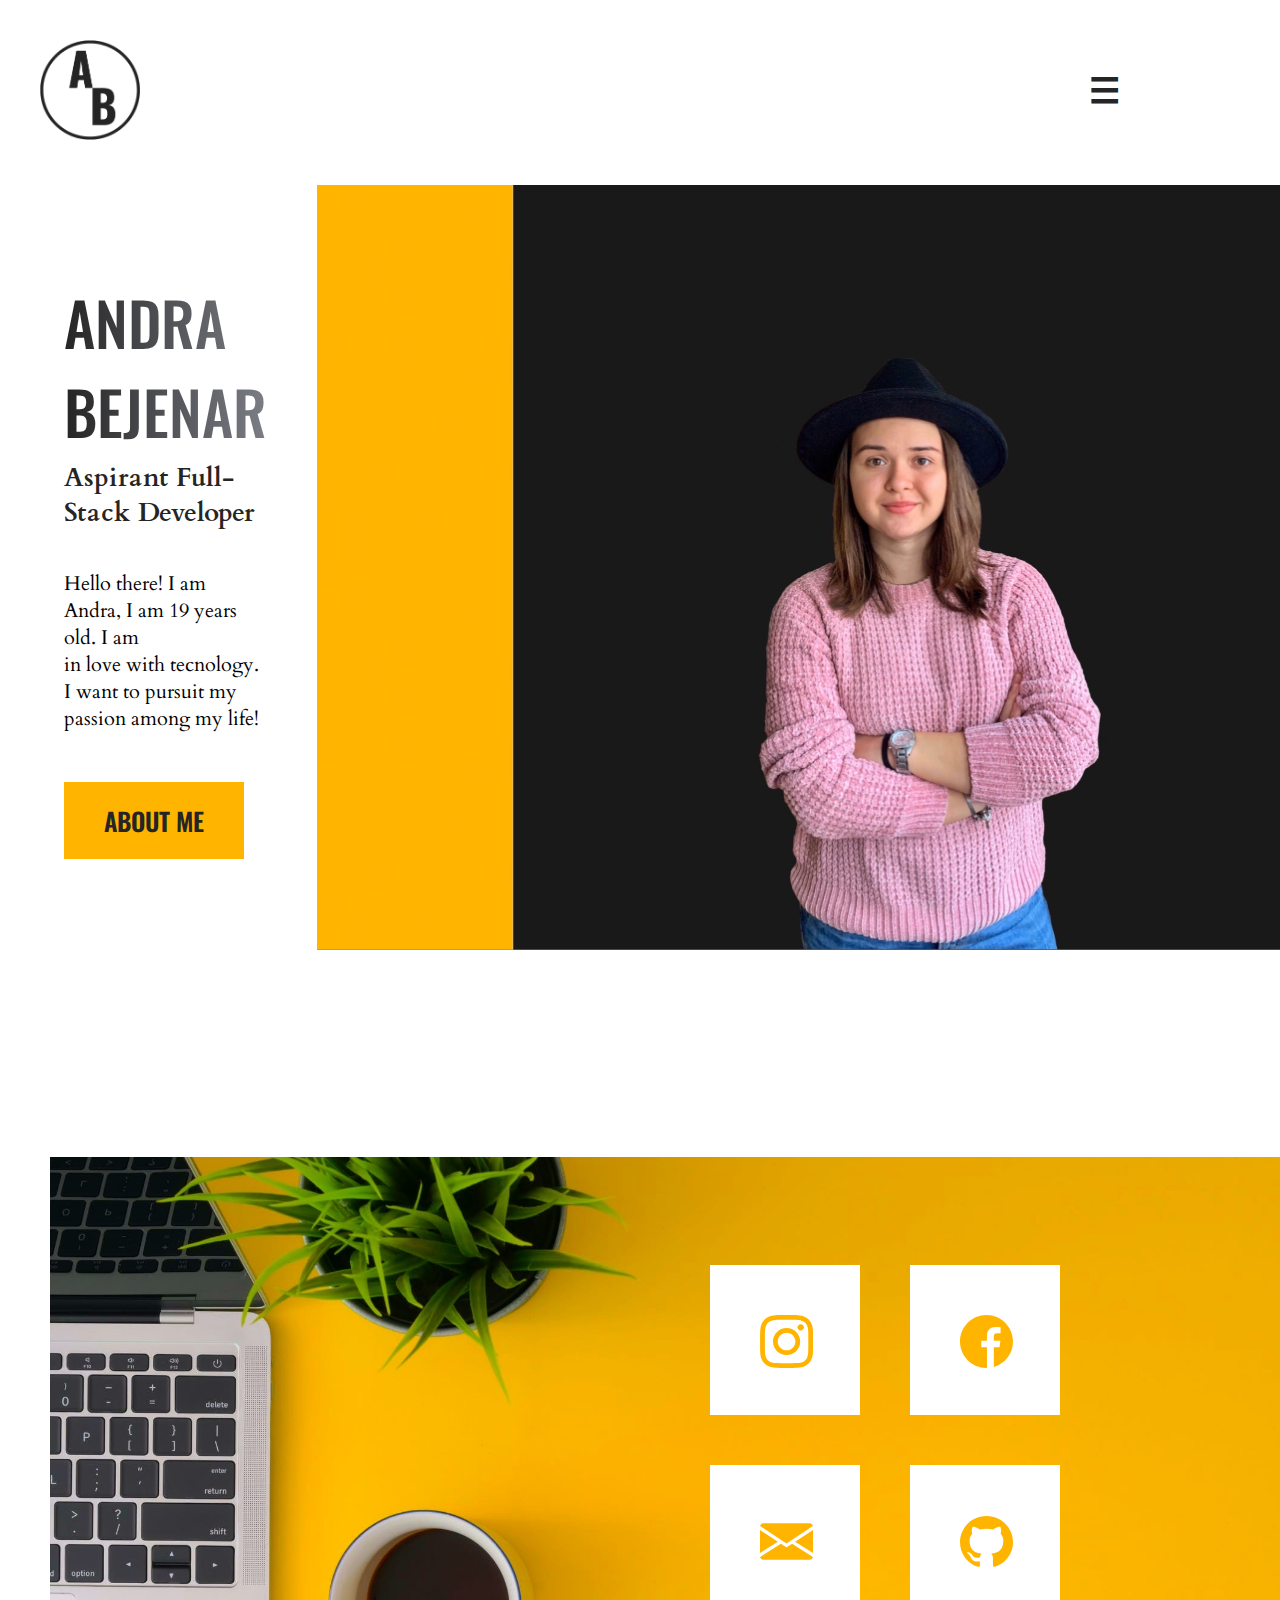
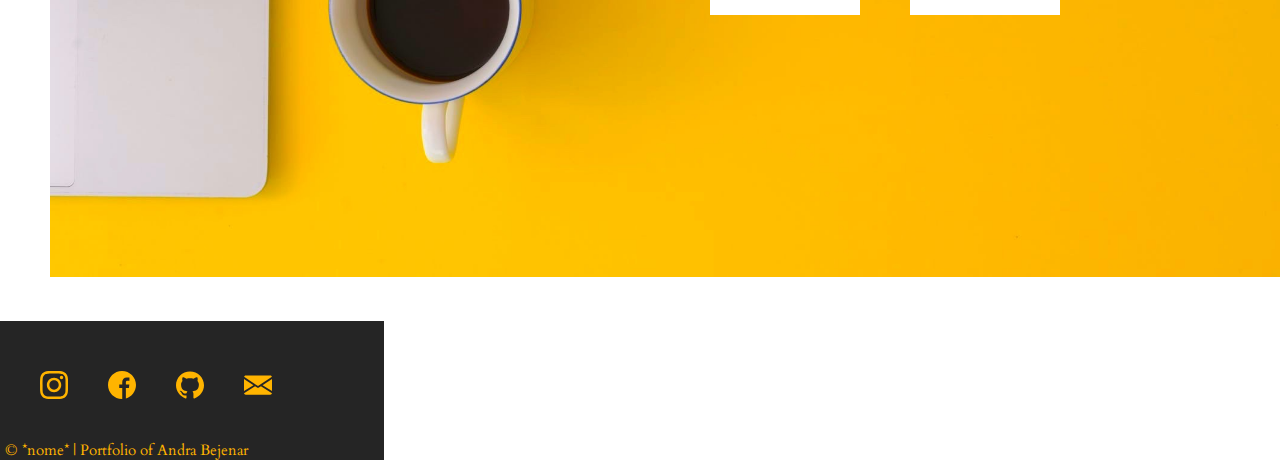
<file: project/index.html>
<!DOCTYPE html>
<html lang="en">
<head>
    <meta charset="UTF-8">
    <meta name="viewport" content="width=device-width, initial-scale=1.0">
    <title>Portfolio | Andra Bejenar </title>
    <link rel="stylesheet" href="style.css">
    <link rel="icon" href="images/logo.png">
    <link href="https://fonts.googleapis.com/css2?family=Oswald:wght@600&display=swap" rel="stylesheet">
    <link href="https://fonts.googleapis.com/css2?family=Cardo&family=Oswald:wght@600&display=swap" rel="stylesheet">
   
    
</head>
<body>
    <header>
        <!-- Logo -->
        <div class="logo"> 
            <img src="images/logo.png" alt="logo">
            <a href="index.html"></a>
        </div>
<!-- Nav Bar-->

<nav id="navigation">
  <ul class="links"> 
    <li class="dropdown"><a href="#" class="trigger-drop">&#9776;</a>
      <ul class="drop">
        <li><a href="#">Home</a></li>
        <li><a href="about.html">About Me</a></li>
        <li><a href="#pizza"> Contacts</a></li>
      </ul>
    </li>
  </ul>
</nav>
</header>
  <!-- Website Presentation-->

  <main>
      <section class="presentation">
          <div class="introduction">
              <div class="presentation-text">
                  <h1> Andra Bejenar</h1>
                  <h3>Aspirant Full-Stack Developer </h3>
                  <p> Hello there! I am Andra, I am 19 years old. I am <br> in love with tecnology. <br> I want to pursuit my passion among my life! </p>
              </div>
              <button class="contact"><a href="about.html">About Me</a></button>
          </div>
          <div class="cover"> 
              <img src="images/lastlast.JPG" alt="me">

          </div>
      </section>
  </main>
 
<!-- Second Presentation-->

  <section class="presentation-two">
    <div  class="intro-two">
    <div id="container">
      <div class="box1"><a target="_blank" href="https://www.instagram.com/b.andra/"><img src="images/instagram (1).svg" alt="instagram"> </a> </div>
      <div class="box2"><a target="_blank" href="https://www.facebook.com/andra.beje"> <img src="images/facebook (1).svg" alt="facebook"> </a> </div>
      <div class="box3"><a target="_blank"href="email.html"><img src="images/email (3).svg" alt="email"></a> <a name="snake"></a> </div>
      <div class="box4"><a target="_blank"href="https://github.com/Andra10"> <img src="images/github (1).svg" alt="github"></a> </div>
      </div>
    </div>
      <div class="cover-two">
        <a name="pizza"> pizza</a>
        <img src="images/table.JPG" alt="table">
      </div>
  </section>



  <!-- Footer -->


<div class="footer">
<div class="footer-section">
  <ul class="footer-icons">
    <li class="footer-icon"><a target="_blank" href="https://www.instagram.com/b.andra/"><img src="images/instagram (1).svg" alt="instagram"></a></li>
    <li class="footer-icon"><a target="_blank" href="https://www.facebook.com/andra.beje"><img src="images/facebook (1).svg" alt=""facebook></a></li>
    <li class="footer-icon"><a target="_blank" href="https://github.com/Andra10"><img src="images/github (1).svg" alt="github"></a></li>
    <li class="footer-icon"><a target="_blank" href=""><img src="images/email (3).svg" alt="email"></a></li>
  </ul>
<div class="footer-text"> <p>&copy; *nome* | Portfolio of Andra Bejenar</p></div>
</div>
</div>


</body>
</html>
</file>
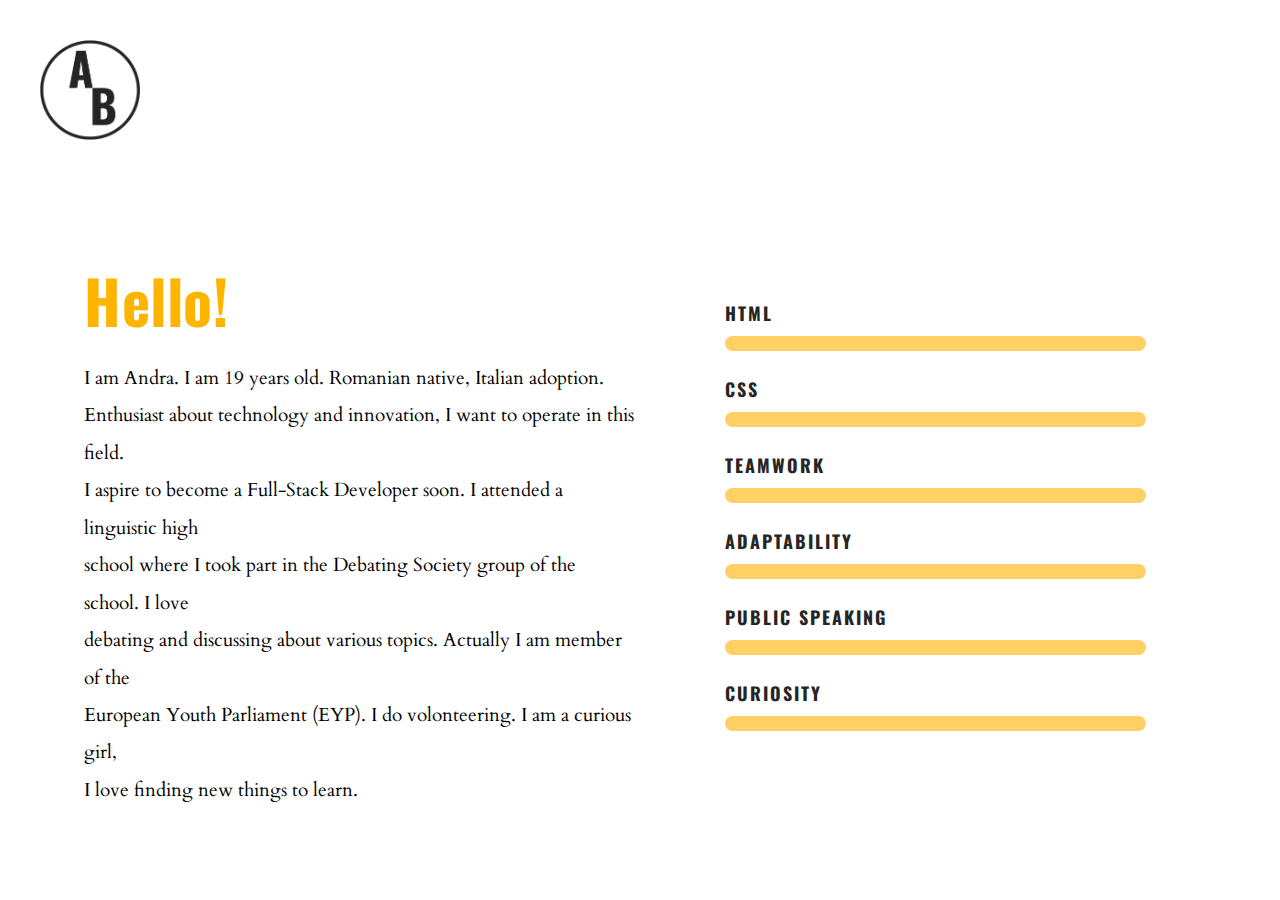
<file: project/about.html>
<!DOCTYPE html>
<html lang="en">
<head>
    <meta charset="UTF-8">
    <meta name="viewport" content="width=device-width, initial-scale=1.0">
    <title>About Me | Andra Bejenar</title>
    <link rel="stylesheet" href="about.css">
    <link rel="icon" href="images/logo.png">
    <link href="https://fonts.googleapis.com/css2?family=Oswald:wght@600&display=swap" rel="stylesheet">
    <link href="https://fonts.googleapis.com/css2?family=Cardo&family=Oswald:wght@600&display=swap" rel="stylesheet">
</head>
<body>
    <header>
        <!-- Logo -->
        <div class="logo"> 
            <img src="images/logo.png" alt="logo">
            <a href="index.html"></a>
            <h6>hey</h6>
        </div>

    <!--Skill Bar-->
           <main>
 <section class="presentation">
     <div class="text">
         <h1> Hello!</h1>
         <h3> I am Andra. I am 19 years old. Romanian native, Italian adoption. <br> Enthusiast about technology and innovation, I want to operate in this field.  <br> I aspire to become a Full-Stack Developer soon. I attended a linguistic high <br> school where I took part in the Debating Society group of the school. I love <br> debating and discussing about various topics. Actually I am member of the <br> European Youth Parliament (EYP). I do volonteering. I am a curious girl,  <br> I love finding new things to learn.  </h3>
     </div>

            
    <div class="container">
        <ul>
            <li class="html">HTML</li>
            <li class="css">CSS</li>
            <li class="team">TEAMWORK</li>
            <li class="ad">ADAPTABILITY</li>
            <li class="ps"> PUBLIC SPEAKING</li>
            <li class="curiosity"> CURIOSITY</li>
        </ul>
    </div>
</section>
</main>
</body>
</html>
</file>
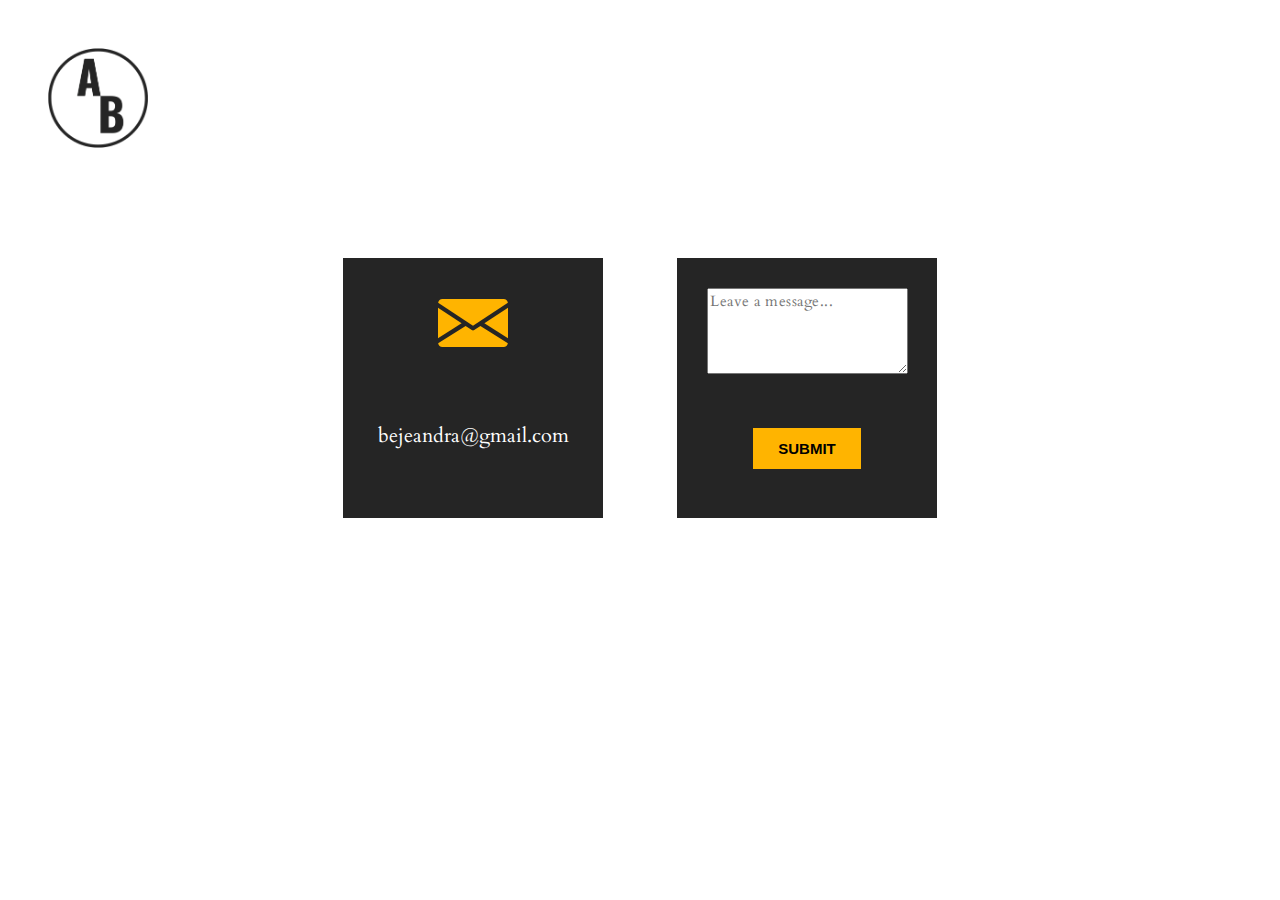
<file: project/email.html>
<!DOCTYPE html>
<html lang="en">
<head>
    <meta charset="UTF-8">
    <meta name="viewport" content="width=device-width, initial-scale=1.0">
    <title>Contact | Andra Bejenar</title>
    <link rel="icon" href="images/logo.png">
    <link rel="stylesheet" href="email.css">
    <link href="https://fonts.googleapis.com/css2?family=Oswald:wght@600&display=swap" rel="stylesheet">
    <link href="https://fonts.googleapis.com/css2?family=Cardo&family=Oswald:wght@600&display=swap" rel="stylesheet">
</head>
<body>

    <header>
        <!-- Logo -->
        <div class="logo"> 
            <img  src="images/logo.png" alt="logo">
            <a href="index.html"></a>
    
        </div>
    </header>

      <div class="container">
        <div class="left-div left-text"> 
          <img src="images/email (3).svg" alt="logo">
          <p> bejeandra@gmail.com</p>
        </div>
      <div class="right-div right-text">
        <textarea name="textarea" id="textarea" cols="18" rows="4.5" placeholder="Leave a message..."></textarea>
        <button>SUBMIT</button>
      </div>
      </div>
</body>
</html>
</file>
<file: project/style.css>
* { 
    margin: 0;
    padding: 0;
    box-sizing: border-box;
}

header { 
    width: 100%;
    height: 140px;
}


.logo img { 
    width: 100px;
    height: 100px;
    float: left;
    margin: 40px ;
}

/* Hamburger Menu*/


.trigger-drop {
  font-size: 35px;
  font-weight: 800;
}

a, a:hover {
  color: #252525;
  text-decoration: none;
  font-family: "Cardo", serif;
}

nav {
  right: 0;
  top: 0;
  height: 50px;
  z-index: 1000;
  min-width: 580px;
}


 .links {
  float: right;
  margin-right: 80px;
  position: relative;
}

.links li {
  padding: 50px;
  list-style: none;
  position: relative;
}

a {
  position: relative;
  display:inline-block;
}


nav .links li > a[class^="trigger-"] {
  padding-right: 30px;
}

.links li > a .arrow {
  position: absolute;
  width: 40px;
  height: 40px;
  top: 35%;
  text-align: center;
}

.links li ul {
  position: absolute;
  background: white;
  display: none;
  padding: 20px;
}
.links li ul > li {
  clear: both;
  list-style: none;
  display: block;
  padding: 5px 20px;
  margin: 0;
  width: 100%;
}
nav .links li ul > li:hover {
  background: rgb(255,180,0);
}
nav .links li ul > li:hover > a {
  background: rgb(255,180,0);
  color: white;
}
nav .links li:hover > .drop {
  display: block;
  animation: fadeInRight 0.3s ease;
  -webkit-animation: fadeInRight 0.3s ease;
}

@keyframes fadeInRight {
  0% {
    opacity: 0;
    transform: translate3d(100%, 0, 0);
  }
  100% {
    opacity: 1;
    transform: none;
  }
}


/* Presentation of the Portfolio */

.presentation {
  display: flex;
  width: 90%;
  margin: auto;
  min-height: 80vh;
  align-items: center;
}

.introduction {
  flex: 1;
}

.cover {
  flex: 1;
  display: flex;
  justify-content: center;
}
 
.cover img {
  margin: 5px 50px;
  height: 85vh;
}


.presentation-text h1 {
  font-family: 'Oswald', sans-serif;
  font-size: 60px;
  font-weight: 500;
  background: linear-gradient(to right, #252525, #7c7e86);
  -webkit-background-clip: text;
  -webkit-text-fill-color: transparent;
  text-transform: uppercase;
  
}

.presentation-text h3 {
  margin-top: 5px;
  font-size: 26px;
  color: #252525;
  font-weight: 600;
  font-family: 'Cardo', serif;

}

p {
  margin-top: 40px;
  font-size: 20px;
  font-family: 'Cardo', serif;
  font-weight: 500;
}

.contact {
  background-color: rgb(255,180,0);
  margin-top: 50px;
  padding: 20px 40px;
  border: none;
}

.contact a {
  color: #252525;
  text-transform: uppercase;
  font-size: 25px;
  font-weight: 600;
  font-family: 'Oswald', sans-serif;
}


/* Boxes */ 

.cover-two {

  float: left;
  flex: 1;
}

.cover-two img {
  margin-top: 180px;
  height: 80vh;
  margin-left: 50px;
  margin-bottom: 40px;
}

.cover-two a {
  color: white;
}

#container{
  position: absolute;
  margin-left: 700px;
  margin-top: 300px;
  display: grid;  
  grid-template-columns: 200px 200px;  
  grid-template-rows: 200px;  

}

.box1 {
  width: 150px;
  height: 150px;
  margin: 10px;
  background-color: white;

  
}

.box2 {
  margin: 10px;
  width: 150px;
  height: 150px;
  background-color: white;
  
 
 }

.box3 {
  margin: 10px;
  width: 150px;
  height: 150px;
  background-color: white;

 }

.box4 {
  margin: 10px;
  width: 150px;
  height: 150px;
  background-color: white;
}


.box1 img {
  margin: 50px 50px;

}

.box2 img {
  margin: 50px 50px;
}

.box3 img {
  margin: 50px 50px;
}

.box4 img {
  margin: 50px 50px;
}

/*footer */

.footer{
  min-width: 30%;
  min-height: 15%;
  background-color: #252525;
  color: rgb(255,180,0);
  display: inline-flex;
}

.footer-section {
  position: sticky;

}

.footer-icon img {
  margin-top: 50px;
  margin-left: 40px;
  width: 28px;
}



.footer-icons {
  display: flex;
  
}

.footer-icon {
  flex: 1;
}

.footer li {
  list-style: none;
}

.footer-text p {
  font-size: 15px;
   margin-left: 5px;
   margin-top: 35px;
   font-family: 'Cardo', serif;
}
 


@media screen and (max-width:1024) {

  header {
  position: relative;
  float: inline-start
  }

  .dropdown{
    float: left;
    position: relative;
  }

  .products ul {
    width: 20%;
    height: 20%;
  }


  .presentation {
    flex-direction: column;
  }

  .introduction {
    margin-top:  5vh;
    text-align: left;
  }
  .intro-text h1 {
    font-size: 20px;
  }
  .intro-text p {
    font-size: 20px;
  }
  
  .intro-text{
    float: left;
    
  }

  #container {
    position: relative;
    float: left;
  }

  .cover-two img {
    bottom: 90%;
    left: 70%;
    width: 40%;
    transform: translate(-50%, -50%);
  }


  .box1 .box2 .box3 .box4 {
    float: left;
    margin-left: 90%;
    position: relative;
  }


  .footer {
    height: 100%;

  }

}
</file>
<file: project/about.css>
* {
    margin: 0;
    padding: 0;
    box-sizing: border-box;
}


header { 
    width: 100%;
    height: 140px;
    
}

h6 {
    overflow: hidden;
    color: white;
}


.logo img { 
    width: 100px;
    height: 100px;
    float: left;
    margin: 40px ;
}


.container {
    float: right;
    position: relative;
    width: 500px;
    margin: 50px;
    padding: 20px;
}

li {
    position: relative;
    list-style: none;
    margin: 50px 0;
    font-weight: 700;
    text-transform: uppercase;
    color: #252525;
    font-size: 18px;
    letter-spacing: 2px; 
    font-family: 'Oswald', sans-serif;
}

li:before {
    content: "";
    position: absolute;
    top: calc(100% + 10px);
    left: 0;
    width: 100%;
    height: 15px;
    background-color: rgb(255, 209, 101);
    border-radius: 1000px;
}

li:after {
    content: "";
    position: absolute;
    top: calc(100% + 10px);
    left: 0;
    width: 0;
    height: 15px;
    background-color: rgba(255,180,0);
    border-radius: 1000px;
    animation-duration: .7s;
    animation-timing-function: ease;
    animation-fill-mode: forwards;
}

li.html:after {
    animation-name: html;
}

@keyframes html {
    to {
        width: 75%;
    }
}

li.css:after {
    animation-name: css;
}

@keyframes css {
    to {
        width: 70%;
    }
}

li.team:after {
    animation-name: team;
}

@keyframes team {
    to {
        width: 75%;
    }
}

li.ad:after {
    animation-name: ad;
}

@keyframes ad {
    to {
        width: 90%;
    }
}

li.ps:after {
    animation-name: ps;
}

@keyframes ps{
    to {
        width: 80%;
    }
}

li.curiosity:after {
    animation-name: curiosity;
}

@keyframes curiosity {
    to {
        width: 100%;
    }
}



.presentation {
display: flex;
width: 90%;
margin: auto;
min-height: 80vh;

}

.text {
margin: 40px 0px;
padding: 20px;
line-height: 2;
}

.text h1 {
    font-family: 'Oswald', sans-serif;
    font-size: 60px;
    color: rgb(255, 180, 0);
    letter-spacing: 0.5px;
}

.text h3 {
    font-weight: 500;
    font-family: 'Cardo', serif;;
}
</file>
<file: project/email.css>
header { 
    width: 100%;
    height: 140px;
    display:flex;
  }
  
  
  .logo img { 
    width: 100px;
    height: 100px;
    float: left;
    margin: 40px ;
  }
  
  
  .container{
      text-align: center;
      padding: 80px;


  }
  
  
  .left-div
  {
    display: inline-block;
    width: 200px;
    height: 200px;
    text-align:center;
    padding: 30px;
    background-color: #252525;
    margin: 30px;
    vertical-align: top;
    margin-right: 40px;
  }
  
  
  .right-div
  {
    display: inline-block;
    width: 200px;
    height: 200px;
    text-align: center;
    padding: 30px;
    background-color:#252525;
    margin: 30px;
  
  }
  
  .right-div button {
  padding: 12px 25px;
  font-size: 15px;
  background-color: rgb(255, 180, 0);
  text-transform: uppercase;
  font-weight: 600;
  cursor: pointer;
  border: none;
  margin-top: 25%;
  }
  
  .left-text p {
    margin-top: 30%;
    color: white;
    font-family: 'Cardo', serif;
    font-size: 20px;
  }
  
  .left-div img {
    width: 35%;
  }
  
  textarea {
    font-family: 'Cardo', serif;
    font-size: 15px;
    letter-spacing: 0.5px;
  }
  
  
  @media screen and (max-width: 600px) 
  {
    .left-div, .right-div
      {
         max-width: 100%;
         margin-right: 50%;
      }
  }
</file>
